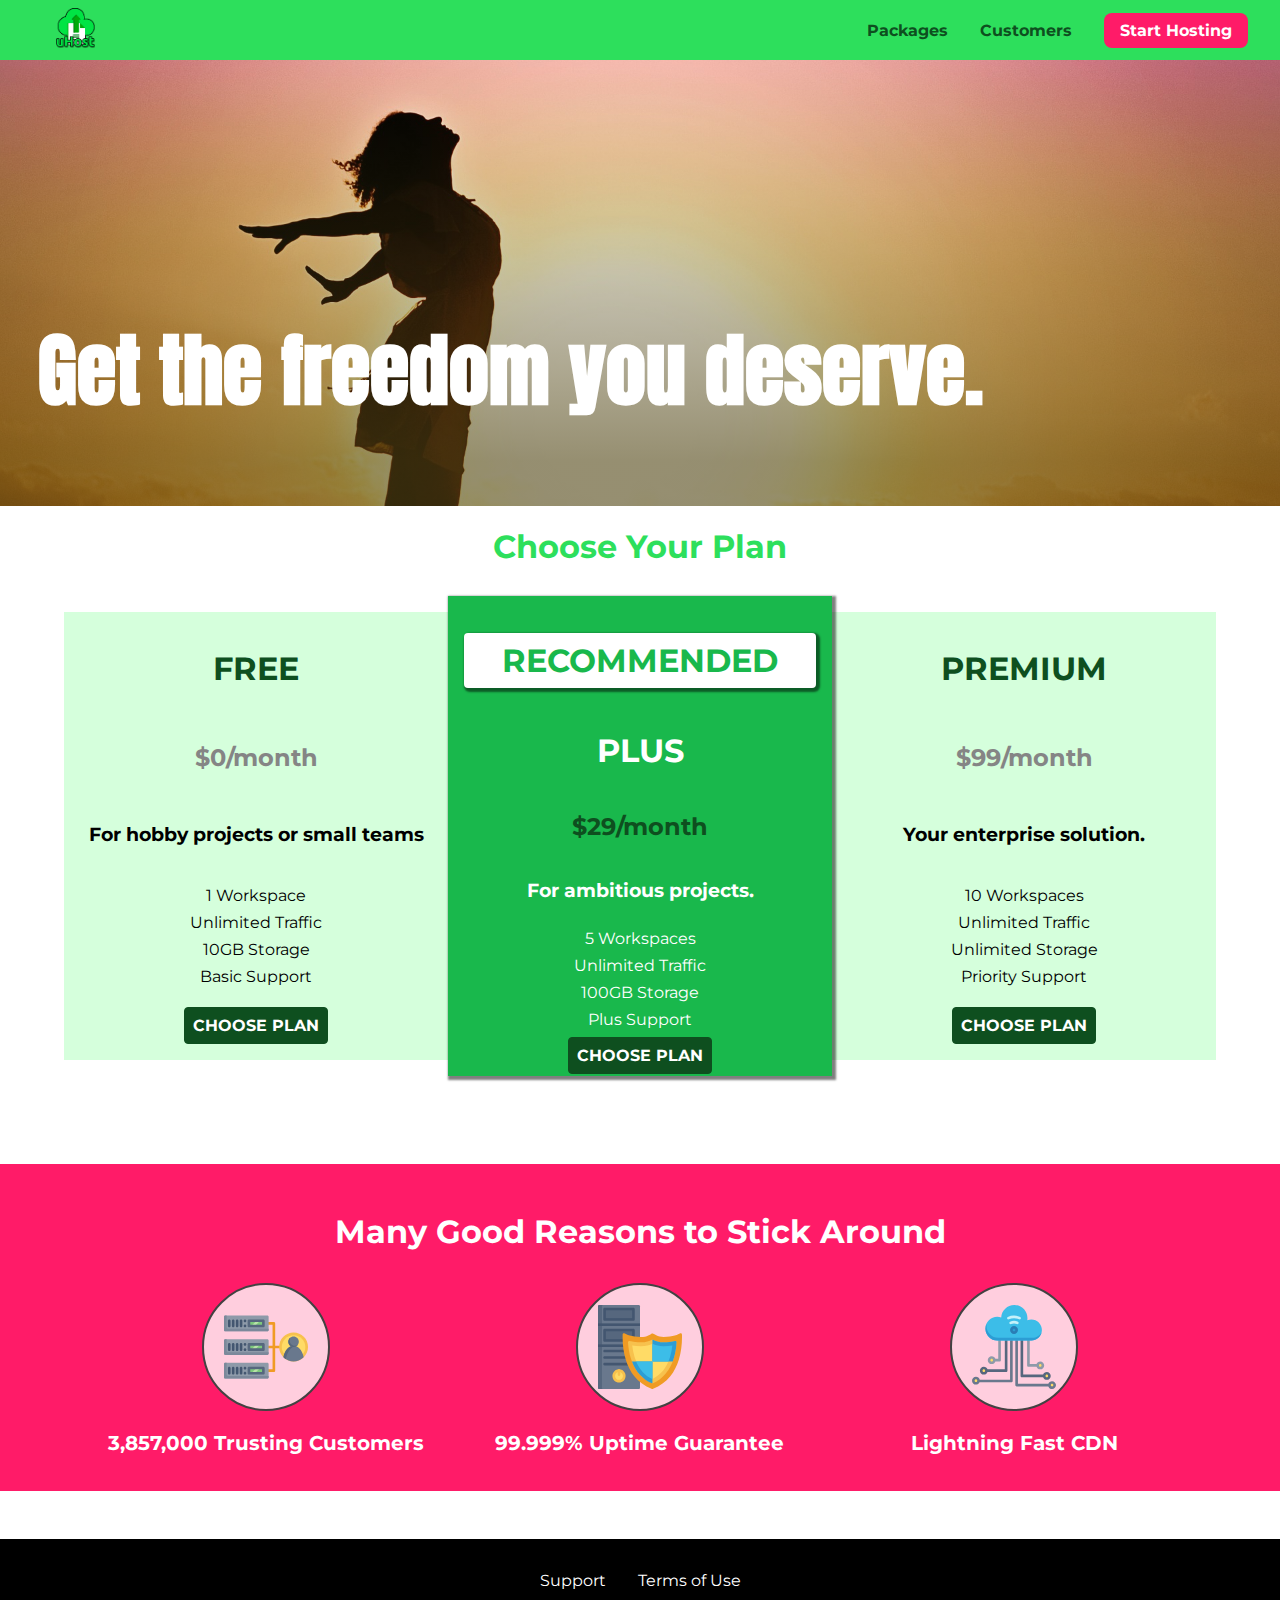
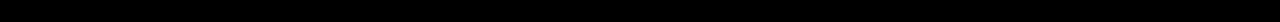
<file: index.html>
<!DOCTYPE html>
<html lang="en">

<head>
    <meta charset="UTF-8">
    <meta http-equiv="X-UA-Compatible" content="ie=edge">
    <meta name="viewport" content="width=device-width, initial-scale=1.0">
    <title>uHost</title>
    <link rel="shortcut icon" href="favicon.png">
    <link rel="preconnect" href="https://fonts.gstatic.com" crossorigin>
    <link rel="stylesheet" href="shared.css" >
    <link rel="stylesheet" href="main.css" >
</head>

<body>
    <header class="main-header">
        <div>
            <button class="toggle-button">
                <span class="toggle-button__bar"></span>
                <span class="toggle-button__bar"></span>
                <span class="toggle-button__bar"></span>
            </button>
            <a href="index.html" class="main-header__brand">
                <img src="images/uhost-icon.png" alt="uHost - Your favorite hosting company" />
            </a>
        </div>
        <nav class="main-nav">
            <ul class="main-nav__items">
                <li class="main-nav__item">
                    <a href="packages/index.html">Packages</a>
                </li>
                <li class="main-nav__item">
                    <a href="customers/index.html">Customers</a>
                </li>
                <li class="main-nav__item main-nav__item--cta">
                    <a href="start-hosting/index.html">Start Hosting</a>
                </li>
            </ul>
        </nav>
    </header>
    <nav class="mobile-nav">
        <ul class="mobile-nav__items">
            <li class="mobile-nav__item">
                <a href="packages/index.html">Packages</a>
            </li>
            <li class="mobile-nav__item">
                <a href="customers/index.html">Customers</a>
            </li>
            <li class="mobile-nav__item mobile-nav__item--cta">
                <a href="start-hosting/index.html">Start Hosting</a>
            </li>
        </ul>
    </nav>
    <main>
        <div class="backdrop"></div>
        <div class="modal">
            <h1 class="modal__title">Do you want to continue?</h1>
            <div class="modal__actions">
                <a href="start-hosting/index.html" class="modal__action">Yes!</a>
                <button class="modal__action modal__action--negative" type="button">No!</button>
            </div>
        </div>
        <section id="product-overview">
            <h1>Get the freedom you deserve.</h1>
        </section>
        <section id="plans">
            <h1 class="section-title">Choose Your Plan</h1>
            <div class="plan__list">
                <article class="plan">
                    <h1 class="plan__title">FREE</h1>
                    <h2 class="plan__price">$0/month</h2>
                    <h3>For hobby projects or small teams</h3>
                    <ul class="plan__features">
                        <li class="plan__feature">1 Workspace</li>
                        <li class="plan__feature">Unlimited Traffic</li>
                        <li class="plan__feature">10GB Storage</li>
                        <li class="plan__feature">Basic Support</li>
                    </ul>
                    <div>
                        <button class="button">CHOOSE PLAN</button>
                    </div>
                </article>
                <article class="plan plan--highlighted">
                    <h1 class="plan__annotation">RECOMMENDED</h1>
                    <h1 class="plan__title">PLUS</h1>
                    <h2 class="plan__price">$29/month</h2>
                    <h3>For ambitious projects.</h3>
                    <ul class="plan__features">
                        <li class="plan__feature">5 Workspaces</li>
                        <li class="plan__feature">Unlimited Traffic</li>
                        <li class="plan__feature">100GB Storage</li>
                        <li class="plan__feature">Plus Support</li>
                    </ul>
                    <div>
                        <button class="button">CHOOSE PLAN</button>
                    </div>
                </article>
                <article class="plan">
                    <h1 class="plan__title">PREMIUM</h1>
                    <h2 class="plan__price">$99/month</h2>
                    <h3>Your enterprise solution.</h3>
                    <ul class="plan__features">
                        <li class="plan__feature">10 Workspaces</li>
                        <li class="plan__feature">Unlimited Traffic</li>
                        <li class="plan__feature">Unlimited Storage</li>
                        <li class="plan__feature">Priority Support</li>
                    </ul>
                    <div>
                        <button class="button">CHOOSE PLAN</button>
                    </div>
                </article>
            </div>
        </section>
        <section id="key-features">
            <h1 class="section-title">Many Good Reasons to Stick Around</h1>
            <ul class="key-features__list">
                <li class="key-feature">
                    <div class="key-feature__image">
                        <svg viewBox="0 0 512 512">
                            <path style="fill:#F09B24;" d="M344,248h-32V112c0-4.418-3.582-8-8-8h-40c-4.418,0-8,3.582-8,8s3.582,8,8,8h32v128h-32  c-4.418,0-8,3.582-8,8s3.582,8,8,8h32v128h-32c-4.418,0-8,3.582-8,8s3.582,8,8,8h40c4.418,0,8-3.582,8-8V264h32c4.418,0,8-3.582,8-8  S348.418,248,344,248z"
                            />
                            <path style="fill:#8E9AA9;" d="M264,64H8c-4.418,0-8,3.582-8,8v80c0,4.418,3.582,8,8,8h256c4.418,0,8-3.582,8-8V72  C272,67.582,268.418,64,264,64z"
                            />
                            <path style="fill:#7C899B;" d="M24,144c-4.418,0-8-3.582-8-8V64H8c-4.418,0-8,3.582-8,8v80c0,4.418,3.582,8,8,8h256  c4.418,0,8-3.582,8-8v-8H24z"
                            />
                            <rect x="152" y="96" style="fill:#B8E3A8;" width="88" height="32" />
                            <g>
                                <polygon style="fill:#7EC97D;" points="152,96 152,128 166,128 198,96  " />
                                <polygon style="fill:#7EC97D;" points="220,96 188,128 240,128 240,96  " />
                            </g>
                            <path style="fill:#56677E;" d="M240,136h-88c-4.418,0-8-3.582-8-8V96c0-4.418,3.582-8,8-8h88c4.418,0,8,3.582,8,8v32  C248,132.418,244.418,136,240,136z M160,120h72v-16h-72V120z"
                            />
                            <g>
                                <path style="fill:#435670;" d="M32,136c-4.418,0-8-3.582-8-8V96c0-4.418,3.582-8,8-8s8,3.582,8,8v32C40,132.418,36.418,136,32,136z   "
                                />
                                <path style="fill:#435670;" d="M56,136c-4.418,0-8-3.582-8-8V96c0-4.418,3.582-8,8-8s8,3.582,8,8v32C64,132.418,60.418,136,56,136z   "
                                />
                                <path style="fill:#435670;" d="M80,136c-4.418,0-8-3.582-8-8V96c0-4.418,3.582-8,8-8s8,3.582,8,8v32C88,132.418,84.418,136,80,136z   "
                                />
                                <path style="fill:#435670;" d="M104,136c-4.418,0-8-3.582-8-8V96c0-4.418,3.582-8,8-8s8,3.582,8,8v32   C112,132.418,108.418,136,104,136z"
                                />
                                <path style="fill:#435670;" d="M128,105c-4.418,0-8-3.582-8-8v-1c0-4.418,3.582-8,8-8s8,3.582,8,8v1   C136,101.418,132.418,105,128,105z"
                                />
                                <path style="fill:#435670;" d="M128,136c-4.418,0-8-3.582-8-8v-1c0-4.418,3.582-8,8-8s8,3.582,8,8v1   C136,132.418,132.418,136,128,136z"
                                />
                            </g>
                            <path style="fill:#8E9AA9;" d="M264,208H8c-4.418,0-8,3.582-8,8v80c0,4.418,3.582,8,8,8h256c4.418,0,8-3.582,8-8v-80  C272,211.582,268.418,208,264,208z"
                            />
                            <path style="fill:#7C899B;" d="M24,288c-4.418,0-8-3.582-8-8v-72H8c-4.418,0-8,3.582-8,8v80c0,4.418,3.582,8,8,8h256  c4.418,0,8-3.582,8-8v-8H24z"
                            />
                            <rect x="152" y="240" style="fill:#B8E3A8;" width="88" height="32" />
                            <g>
                                <polygon style="fill:#7EC97D;" points="152,240 152,272 166,272 198,240  " />
                                <polygon style="fill:#7EC97D;" points="220,240 188,272 240,272 240,240  " />
                            </g>
                            <path style="fill:#56677E;" d="M240,280h-88c-4.418,0-8-3.582-8-8v-32c0-4.418,3.582-8,8-8h88c4.418,0,8,3.582,8,8v32  C248,276.418,244.418,280,240,280z M160,264h72v-16h-72V264z"
                            />
                            <g>
                                <path style="fill:#435670;" d="M32,280c-4.418,0-8-3.582-8-8v-32c0-4.418,3.582-8,8-8s8,3.582,8,8v32C40,276.418,36.418,280,32,280   z"
                                />
                                <path style="fill:#435670;" d="M56,280c-4.418,0-8-3.582-8-8v-32c0-4.418,3.582-8,8-8s8,3.582,8,8v32C64,276.418,60.418,280,56,280   z"
                                />
                                <path style="fill:#435670;" d="M80,280c-4.418,0-8-3.582-8-8v-32c0-4.418,3.582-8,8-8s8,3.582,8,8v32C88,276.418,84.418,280,80,280   z"
                                />
                                <path style="fill:#435670;" d="M104,280c-4.418,0-8-3.582-8-8v-32c0-4.418,3.582-8,8-8s8,3.582,8,8v32   C112,276.418,108.418,280,104,280z"
                                />
                                <path style="fill:#435670;" d="M128,249c-4.418,0-8-3.582-8-8v-1c0-4.418,3.582-8,8-8s8,3.582,8,8v1   C136,245.418,132.418,249,128,249z"
                                />
                                <path style="fill:#435670;" d="M128,280c-4.418,0-8-3.582-8-8v-1c0-4.418,3.582-8,8-8s8,3.582,8,8v1   C136,276.418,132.418,280,128,280z"
                                />
                            </g>
                            <path style="fill:#8E9AA9;" d="M264,352H8c-4.418,0-8,3.582-8,8v80c0,4.418,3.582,8,8,8h256c4.418,0,8-3.582,8-8v-80  C272,355.582,268.418,352,264,352z"
                            />
                            <path style="fill:#7C899B;" d="M24,432c-4.418,0-8-3.582-8-8v-72H8c-4.418,0-8,3.582-8,8v80c0,4.418,3.582,8,8,8h256  c4.418,0,8-3.582,8-8v-8H24z"
                            />
                            <rect x="152" y="384" style="fill:#B8E3A8;" width="88" height="32" />
                            <g>
                                <polygon style="fill:#7EC97D;" points="152,384 152,416 166,416 198,384  " />
                                <polygon style="fill:#7EC97D;" points="220,384 188,416 240,416 240,384  " />
                            </g>
                            <path style="fill:#56677E;" d="M240,424h-88c-4.418,0-8-3.582-8-8v-32c0-4.418,3.582-8,8-8h88c4.418,0,8,3.582,8,8v32  C248,420.418,244.418,424,240,424z M160,408h72v-16h-72V408z"
                            />
                            <g>
                                <path style="fill:#435670;" d="M32,424c-4.418,0-8-3.582-8-8v-32c0-4.418,3.582-8,8-8s8,3.582,8,8v32C40,420.418,36.418,424,32,424   z"
                                />
                                <path style="fill:#435670;" d="M56,424c-4.418,0-8-3.582-8-8v-32c0-4.418,3.582-8,8-8s8,3.582,8,8v32C64,420.418,60.418,424,56,424   z"
                                />
                                <path style="fill:#435670;" d="M80,424c-4.418,0-8-3.582-8-8v-32c0-4.418,3.582-8,8-8s8,3.582,8,8v32C88,420.418,84.418,424,80,424   z"
                                />
                                <path style="fill:#435670;" d="M104,424c-4.418,0-8-3.582-8-8v-32c0-4.418,3.582-8,8-8s8,3.582,8,8v32   C112,420.418,108.418,424,104,424z"
                                />
                                <path style="fill:#435670;" d="M128,393c-4.418,0-8-3.582-8-8v-1c0-4.418,3.582-8,8-8s8,3.582,8,8v1   C136,389.418,132.418,393,128,393z"
                                />
                                <path style="fill:#435670;" d="M128,424c-4.418,0-8-3.582-8-8v-1c0-4.418,3.582-8,8-8s8,3.582,8,8v1   C136,420.418,132.418,424,128,424z"
                                />
                            </g>
                            <path style="fill:#F7C14D;" d="M424,168c-48.523,0-88,39.477-88,88s39.477,88,88,88s88-39.477,88-88S472.523,168,424,168z" />
                            <path style="fill:#FFDB66;" d="M424,184c-39.701,0-72,32.299-72,72s32.299,72,72,72s72-32.299,72-72S463.701,184,424,184z" />
                            <path style="fill:#69788D;" d="M484.893,314.16C476.393,274.588,451.922,248,424,248s-52.393,26.588-60.893,66.16  c-0.605,2.82,0.354,5.749,2.511,7.664C381.731,336.124,402.465,344,424,344s42.269-7.876,58.381-22.176  C484.539,319.909,485.498,316.98,484.893,314.16z"
                            />
                            <path style="fill:#56677E;" d="M434.053,249.171C430.768,248.403,427.411,248,424,248c-27.922,0-52.393,26.588-60.893,66.16  c-0.605,2.82,0.354,5.749,2.511,7.664c3.383,3.002,6.979,5.703,10.734,8.125C384.904,286.243,407.373,255.378,434.053,249.171z"
                            />
                            <path style="fill:#69788D;" d="M424,192c-17.645,0-32,14.355-32,32s14.355,32,32,32s32-14.355,32-32S441.645,192,424,192z" />
                            <path style="fill:#56677E;" d="M432,248c-17.645,0-32-14.355-32-32c0-6.783,2.128-13.076,5.742-18.258  C397.444,203.53,392,213.138,392,224c0,17.645,14.355,32,32,32c10.862,0,20.471-5.444,26.258-13.742  C445.076,245.872,438.783,248,432,248z"
                            />

                        </svg>
                      </div>
                    <p class="key-feature__description">3,857,000 Trusting Customers</p>
                </li>
                <li class="key-feature">
                    <div class="key-feature__image">
                        <svg viewBox="0 0 512 512">
                            <path style="fill:#69788D;" d="M248,0H8C3.582,0,0,3.582,0,8v496c0,4.418,3.582,8,8,8h240c4.418,0,8-3.582,8-8V8  C256,3.582,252.418,0,248,0z"
                            />
                            <path style="fill:#56677E;" d="M24,504V8c0-4.418,3.582-8,8-8H8C3.582,0,0,3.582,0,8v496c0,4.418,3.582,8,8,8h24  C27.582,512,24,508.418,24,504z"
                            />
                            <g>
                                <rect x="0" y="112" style="fill:#435670;" width="256" height="16" />
                                <rect x="0" y="240" style="fill:#435670;" width="256" height="16" />
                            </g>
                            <path style="fill:#F7C14D;" d="M128,392c-22.056,0-40,17.944-40,40s17.944,40,40,40s40-17.944,40-40S150.056,392,128,392z" />
                            <path style="fill:#FFDB66;" d="M128,408c-13.233,0-24,10.767-24,24s10.767,24,24,24s24-10.767,24-24S141.233,408,128,408z" />
                            <path style="fill:#F7C14D;" d="M128,392c-2.739,0-5.414,0.278-8,0.805V424c0,4.418,3.582,8,8,8c4.418,0,8-3.582,8-8v-31.195  C133.414,392.278,130.739,392,128,392z"
                            />
                            <g>
                                <path style="fill:#435670;" d="M216,288H40c-4.418,0-8-3.582-8-8s3.582-8,8-8h176c4.418,0,8,3.582,8,8S220.418,288,216,288z"
                                />
                                <path style="fill:#435670;" d="M216,328H40c-4.418,0-8-3.582-8-8s3.582-8,8-8h176c4.418,0,8,3.582,8,8S220.418,328,216,328z"
                                />
                                <path style="fill:#435670;" d="M216,368H40c-4.418,0-8-3.582-8-8s3.582-8,8-8h176c4.418,0,8,3.582,8,8S220.418,368,216,368z"
                                />
                                <path style="fill:#435670;" d="M216,16H40c-4.418,0-8,3.582-8,8v64c0,4.418,3.582,8,8,8h176c4.418,0,8-3.582,8-8V24   C224,19.582,220.418,16,216,16z"
                                />
                            </g>
                            <rect x="48" y="32" style="fill:#56677E;" width="160" height="48" />
                            <path style="fill:#435670;" d="M216,144H40c-4.418,0-8,3.582-8,8v64c0,4.418,3.582,8,8,8h176c4.418,0,8-3.582,8-8v-64  C224,147.582,220.418,144,216,144z"
                            />
                            <rect x="48" y="160" style="fill:#56677E;" width="160" height="48" />
                            <path style="fill:#F09B24;" d="M511.747,180.237c-0.194-6.537-8.107-10.107-13.135-5.894c-5.6,4.693-42.904,21.282-98.514,21.282  c-33.45,0-64.625-20.999-64.929-21.206c-2.9-1.991-6.764-1.85-9.512,0.346c-2.677,2.135-27.201,20.86-63.793,20.86  c-55.607,0-92.914-16.589-98.515-21.282c-5.028-4.211-12.941-0.645-13.135,5.894c-1.634,54.834,4.655,105.941,18.693,151.903  c12.096,39.604,29.759,74.047,52.497,102.373c27.538,34.304,62.743,59.882,104.66,76.045c3.069,1.918,6.757,1.921,9.83,0  c41.917-16.163,77.122-41.741,104.66-76.045c22.738-28.326,40.401-62.77,52.497-102.373  C507.092,286.179,513.381,235.071,511.747,180.237z"
                            />
                            <path style="fill:#F7C14D;" d="M476.21,221.226c-1.953-1.631-4.568-2.235-7.036-1.628c-21.686,5.327-44.926,8.028-69.075,8.028  c-25.926,0-49.633-8.975-64.955-16.504c-2.307-1.134-5.016-1.091-7.284,0.116c-14.059,7.477-36.919,16.388-65.994,16.388  c-24.153,0-47.394-2.701-69.075-8.028c-5.155-1.268-10.221,2.966-9.894,8.261c2.077,33.693,7.668,65.635,16.616,94.935  c22.774,74.565,66.139,126.334,128.888,153.868c2.032,0.891,4.397,0.891,6.43,0c61.777-27.107,104.716-78.876,127.62-153.868  c8.948-29.3,14.539-61.241,16.616-94.935C479.224,225.319,478.163,222.856,476.21,221.226z"
                            />
                            <path style="fill:#FFDB66;" d="M331.609,451.727c-52.604-25.289-89.304-70.987-109.144-135.944  c-6.532-21.39-11.162-44.336-13.82-68.447c17.133,2.852,34.952,4.291,53.22,4.291c29.394,0,53.376-7.793,69.978-15.561  c17.44,7.736,41.656,15.561,68.256,15.561c18.267,0,36.085-1.439,53.219-4.291c-2.659,24.112-7.288,47.06-13.82,68.448  C419.545,381.108,383.27,426.805,331.609,451.727z"
                            />
                            <g>
                                <path style="fill:#2C9DD4;" d="M479.066,227.858c0.157-2.539-0.903-5.002-2.856-6.633s-4.568-2.235-7.036-1.628   c-21.686,5.327-44.926,8.028-69.075,8.028c-25.926,0-49.633-8.975-64.955-16.504c-1.057-0.52-2.2-0.78-3.345-0.806l-0.072,133.351   h123.601c2.556-6.746,4.933-13.702,7.123-20.874C471.398,293.493,476.989,261.552,479.066,227.858z"
                                />
                                <path style="fill:#2C9DD4;" d="M206.658,343.667c24.153,63.42,65.028,108.108,121.743,132.995c1.031,0.452,2.147,0.673,3.263,0.666   l0.063-133.661H206.658z"
                                />
                            </g>
                            <g>
                                <path style="fill:#3CBDE8;" d="M439.497,315.783c6.532-21.389,11.161-44.336,13.82-68.448c-17.134,2.852-34.952,4.291-53.219,4.291   c-26.6,0-50.815-7.824-68.256-15.561l-0.116,107.601h97.758C433.179,334.807,436.524,325.518,439.497,315.783z"
                                />
                                <path style="fill:#3CBDE8;" d="M232.523,343.667c21.144,50.298,54.363,86.56,99.087,108.06l0.117-108.06H232.523z" />
                            </g>
                        </svg>                    </div>
                    <p class="key-feature__description">99.999% Uptime Guarantee</p>
                </li>
                <li class="key-feature">
                    <div class="key-feature__image">
                        <svg viewBox="0 0 512 512">
                            <path style="fill:#8E9AA9;" d="M168,200c-4.418,0-8,3.582-8,8v120h-17.376c-3.302-9.311-12.194-16-22.624-16  c-13.234,0-24,10.767-24,24s10.766,24,24,24c10.429,0,19.321-6.689,22.624-16H168c4.418,0,8-3.582,8-8V208  C176,203.582,172.418,200,168,200z"
                            />
                            <path style="fill:#FFDB66;" d="M120,328c-4.411,0-8,3.589-8,8s3.589,8,8,8s8-3.589,8-8S124.411,328,120,328z" />
                            <path style="fill:#56677E;" d="M208,200c-4.418,0-8,3.582-8,8v184H94.624C91.322,382.689,82.43,376,72,376  c-13.234,0-24,10.767-24,24s10.766,24,24,24c10.429,0,19.321-6.689,22.624-16H208c4.418,0,8-3.582,8-8V208  C216,203.582,212.418,200,208,200z"
                            />
                            <path style="fill:#FFDB66;" d="M72,392c-4.411,0-8,3.589-8,8s3.589,8,8,8s8-3.589,8-8S76.411,392,72,392z" />
                            <path style="fill:#69788D;" d="M240,208c-4.418,0-8,3.582-8,8v239H47.24c-2.671-10.34-12.078-18-23.24-18c-13.234,0-24,10.767-24,24  s10.766,24,24,24c9.666,0,18.009-5.747,21.809-14H240c4.418,0,8-3.582,8-8V216C248,211.582,244.418,208,240,208z"
                            />
                            <path style="fill:#FFDB66;" d="M24,453c-4.411,0-8,3.589-8,8s3.589,8,8,8s8-3.589,8-8S28.411,453,24,453z" />
                            <path style="fill:#69788D;" d="M488,464c-10.429,0-19.321,6.689-22.624,16H280V208c0-4.418-3.582-8-8-8s-8,3.582-8,8v280  c0,4.418,3.582,8,8,8h193.376c3.302,9.311,12.194,16,22.624,16c13.234,0,24-10.767,24-24S501.234,464,488,464z"
                            />
                            <path style="fill:#FFDB66;" d="M488,480c-4.411,0-8,3.589-8,8s3.589,8,8,8s8-3.589,8-8S492.411,480,488,480z" />
                            <path style="fill:#56677E;" d="M456,408c-10.429,0-19.321,6.689-22.624,16H312V208c0-4.418-3.582-8-8-8s-8,3.582-8,8v224  c0,4.418,3.582,8,8,8h129.376c3.302,9.311,12.194,16,22.624,16c13.234,0,24-10.767,24-24S469.234,408,456,408z"
                            />
                            <path style="fill:#FFDB66;" d="M456,424c-4.411,0-8,3.589-8,8s3.589,8,8,8s8-3.589,8-8S460.411,424,456,424z" />
                            <path style="fill:#8E9AA9;" d="M416,344c-10.429,0-19.321,6.689-22.624,16H352V208c0-4.418-3.582-8-8-8s-8,3.582-8,8v160  c0,4.418,3.582,8,8,8h49.376c3.302,9.311,12.194,16,22.624,16c13.234,0,24-10.767,24-24S429.234,344,416,344z"
                            />
                            <path style="fill:#FFDB66;" d="M416,360c-4.411,0-8,3.589-8,8s3.589,8,8,8s8-3.589,8-8S420.411,360,416,360z" />
                            <path style="fill:#3CBDE8;" d="M362,88c-8.741,0-17.231,1.751-25.06,5.085C337.646,88.797,338,84.43,338,80  c0-44.112-35.888-80-80-80c-42.823,0-77.895,33.816-79.909,76.149C170.393,73.415,162.244,72,154,72c-39.701,0-72,32.299-72,72  s32.299,72,72,72h208c35.29,0,64-28.71,64-64S397.29,88,362,88z"
                            />
                            <path style="fill:#2C9DD4;" d="M368,200H160c-39.701,0-72-32.299-72-72c0-5.863,0.721-11.559,2.05-17.019  C84.918,120.88,82,132.102,82,144c0,39.701,32.299,72,72,72h208c30.389,0,55.88-21.296,62.379-49.743  C413.565,186.327,392.352,200,368,200z"
                            />
                            <path style="fill:#2A7DB5;" d="M256,128c-13.234,0-24,10.767-24,24s10.766,24,24,24c13.233,0,24-10.767,24-24S269.233,128,256,128z"
                            />
                            <path style="fill:#2C9DD4;" d="M256,144c-4.411,0-8,3.589-8,8s3.589,8,8,8c4.411,0,8-3.589,8-8S260.411,144,256,144z" />
                            <g>
                                <path style="fill:#C5F1FA;" d="M221.755,87.695c-2.994,0-5.864-1.688-7.233-4.572c-1.894-3.991-0.194-8.763,3.798-10.657   C230.157,66.849,242.834,64,256,64c13.166,0,25.844,2.849,37.68,8.466c3.992,1.895,5.692,6.666,3.798,10.657   s-6.666,5.692-10.657,3.798C277.144,82.328,266.774,80,256,80c-10.774,0-21.144,2.328-30.821,6.921   C224.072,87.446,222.904,87.695,221.755,87.695z"
                                />
                                <path style="fill:#C5F1FA;" d="M276.545,116.618c-1.148,0-2.316-0.249-3.424-0.774C267.745,113.293,261.985,112,256,112   c-5.985,0-11.745,1.293-17.121,3.844c-3.991,1.895-8.763,0.192-10.657-3.798c-1.894-3.992-0.193-8.764,3.798-10.657   C239.557,97.813,247.625,96,256,96c8.376,0,16.444,1.813,23.98,5.389c3.991,1.894,5.692,6.665,3.798,10.657   C282.41,114.93,279.539,116.618,276.545,116.618z"
                                />
                            </g>

                        </svg>                    </div>
                    <p class="key-feature__description">Lightning Fast CDN</p>
                </li>
            </ul>
        </section>
    </main>
    <footer class="main-footer">
        <nav>
            <ul class="main-footer__links">
                <li class="main-footer__link">
                    <a href="#">Support</a>
                </li>
                <li class="main-footer__link">
                    <a href="#">Terms of Use</a>
                </li>
            </ul>
        </nav>
    </footer>
    <script src="shared.js"></script>
</body>

</html>
</file>
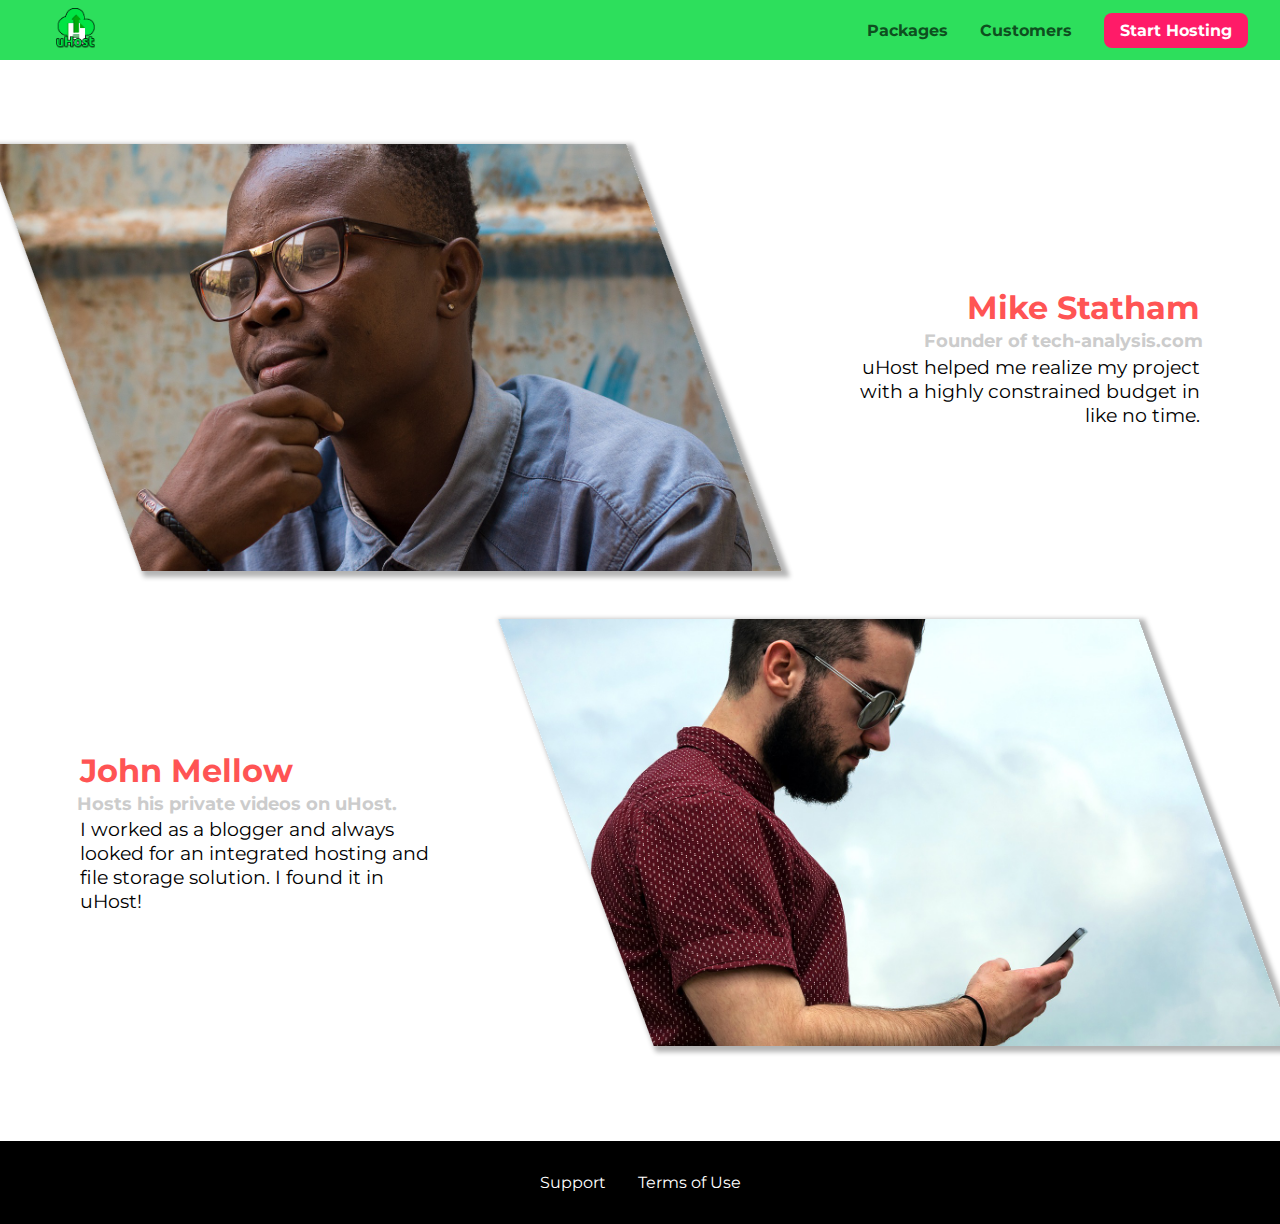
<file: customers/index.html>
<!DOCTYPE html>
<html lang="en">

<head>
    <meta charset="UTF-8">
    <meta name="viewport" content="width=device-width, initial-scale=1.0">
    <meta http-equiv="X-UA-Compatible" content="ie=edge">
    <title>uHost Customers</title>
    <link rel="shortcut icon" href="../favicon.png">
    <link rel="preconnect" href="https://fonts.gstatic.com" crossorigin>
    <link rel="stylesheet" href="../shared.css">
    <link rel="stylesheet" href="customers.css">
</head>

<body>
    <div class="backdrop"></div>
    <header class="main-header">
        <div>
            <button class="toggle-button">
                <span class="toggle-button__bar"></span>
                <span class="toggle-button__bar"></span>
                <span class="toggle-button__bar"></span>
            </button>
            <a href="../index.html" class="main-header__brand">
                <img src="../images/uhost-icon.png" alt="uHost - Your favorite hosting company" />
            </a>
        </div>
        <nav class="main-nav">
            <ul class="main-nav__items">
                <li class="main-nav__item">
                    <a href="../packages/index.html">Packages</a>
                </li>
                <li class="main-nav__item">
                    <a href="index.html">Customers</a>
                </li>
                <li class="main-nav__item main-nav__item--cta">
                    <a href="../start-hosting/index.html">Start Hosting</a>
                </li>
            </ul>
        </nav>
    </header>
    <nav class="mobile-nav">
        <ul class="mobile-nav__items">
            <li class="mobile-nav__item">
                <a href="../packages/index.html">Packages</a>
            </li>
            <li class="mobile-nav__item">
                <a href="index.html">Customers</a>
            </li>
            <li class="mobile-nav__item mobile-nav__item--cta">
                <a href="../start-hosting/index.html">Start Hosting</a>
            </li>
        </ul>
    </nav>
    <main>
        <div>
            <div class="testimonial" id="customer-1">
                <div class="testimonial__image-container">
                    <img src="../images/customer-1.jpg" alt="Mike Statham - Customer" class="testimonial__image">
                </div>
                <div class="testimonial__info">
                    <h1 class="testimonial__name">Mike Statham</h1>
                    <h2 class="testimonial__subtitle">Founder of
                        <a href="tech-analysis.com">tech-analysis.com</a>
                    </h2>
                    <p class="testimonial__text">uHost helped me realize my project with a highly constrained budget in like no time.</p>
                </div>
            </div>
            <div class="testimonial" id="customer-2">

                <div class="testimonial__info">
                    <h1 class="testimonial__name">John Mellow</h1>
                    <h2 class="testimonial__subtitle">Hosts his private videos on uHost.
                    </h2>
                    <p class="testimonial__text">I worked as a blogger and always looked for an integrated hosting and file storage solution. I found
                        it in uHost!
                    </p>
                </div>
                <div class="testimonial__image-container">
                    <img src="../images/customer-2.jpg" alt="John Mellow - Customer" class="testimonial__image">
                </div>
            </div>
        </div>
    </main>
    <footer class="main-footer">
        <nav>
            <ul class="main-footer__links">
                <li class="main-footer__link">
                    <a href="#">Support</a>
                </li>
                <li class="main-footer__link">
                    <a href="#">Terms of Use</a>
                </li>
            </ul>
        </nav>
    </footer>
    <script src="../shared.js"></script>
</body>

</html>
</file>
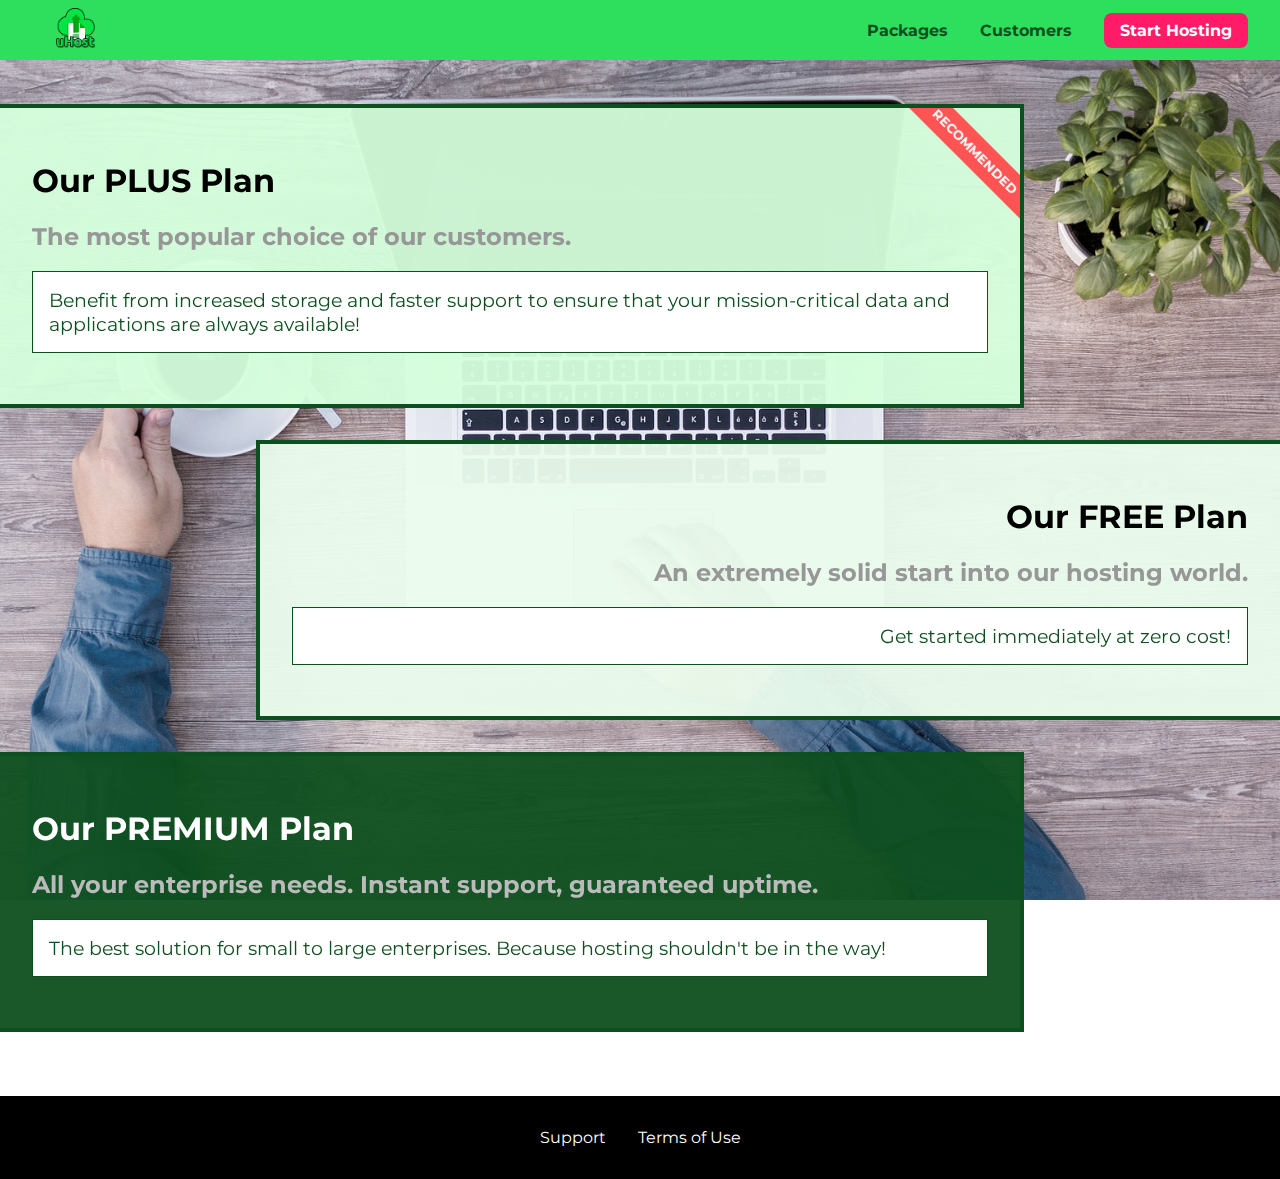
<file: packages/index.html>
<!DOCTYPE html>
<html lang="en">

<head>
    <meta charset="UTF-8">
    <meta http-equiv="X-UA-Compatible" content="ie=edge">
    <meta name="viewport" content="width=device-width, initial-scale=1.0">
    <title>uHost</title>
    <link rel="shortcut icon" href="../favicon.png">
    <link rel="preconnect" href="https://fonts.gstatic.com" crossorigin>
    <link rel="stylesheet" href="../shared.css" >
    <link rel="stylesheet" href="packages.css" >
</head>

<body>
    <div class="backdrop"></div>
    <div class="background"></div>
    <header class="main-header">
        <div>
            <button class="toggle-button">
                <span class="toggle-button__bar"></span>
                <span class="toggle-button__bar"></span>
                <span class="toggle-button__bar"></span>
            </button>
            <a href="../index.html" class="main-header__brand">
                <img src="../images/uhost-icon.png" alt="uHost - Your favorite hosting company" />
            </a>
        </div>
        <nav class="main-nav">
            <ul class="main-nav__items">
                <li class="main-nav__item">
                    <a href="index.html">Packages</a>
                </li>
                <li class="main-nav__item">
                    <a href="../customers/index.html">Customers</a>
                </li>
                <li class="main-nav__item main-nav__item--cta">
                    <a href="../start-hosting/index.html">Start Hosting</a>
                </li>
            </ul>
        </nav>
    </header>
    <nav class="mobile-nav">
        <ul class="mobile-nav__items">
            <li class="mobile-nav__item">
                <a href="index.html">Packages</a>
            </li>
            <li class="mobile-nav__item">
                <a href="../customers/index.html">Customers</a>
            </li>
            <li class="mobile-nav__item mobile-nav__item--cta">
                <a href="../start-hosting/index.html">Start Hosting</a>
            </li>
        </ul>
    </nav>
    <main>
        <section class="package-section plus-package-section package" id="plus">
            <a href="#" class="package-link">
                <h1 class="package-link__type package__title">Our PLUS Plan</h1>
                <h2 class="package__badge">RECOMMENDED</h2>
                <h2 class="package-link__short-description package__subtitle">The most popular choice of our customers.</h2>
                <p class="package-link__long-description package__info">Benefit from increased storage and faster support to ensure that your mission-critical data and applications are always available!</p>
            </a>
        </section>
        <section class="package-section free-package-section package" id="free">
            <a href="#" class="package-link">
                <h1 class="package-link__type package__title">Our FREE Plan</h1>
                <h2 class="package-link__short-description package__subtitle">An extremely solid start into our hosting world.</h2>
                <p class="package-link__long-description package__info">Get started immediately at zero cost!</p>
            </a>
        </section>
        <div class="clearfix"></div>
        <section class="package-section premium-package-section package" id="premium">
            <a href="#" class="package-link">
                <h1 class="package-link__type package__title">Our PREMIUM Plan</h1>
                <h2 class="package-link__short-description package__subtitle">All your enterprise needs. Instant support, guaranteed uptime.</h2>
                <p class="package-link__long-description package__info">The best solution for small to large enterprises. Because hosting shouldn't be in the way!</p>
            </a>
        </section>
    </main>
    <footer class="main-footer">
        <nav>
            <ul class="main-footer__links">
                <li class="main-footer__link">
                    <a href="#">Support</a>
                </li>
                <li class="main-footer__link">
                    <a href="#">Terms of Use</a>
                </li>
            </ul>
        </nav>
    </footer>
    <script src="../shared.js"></script>
</body>

</html>
</file>
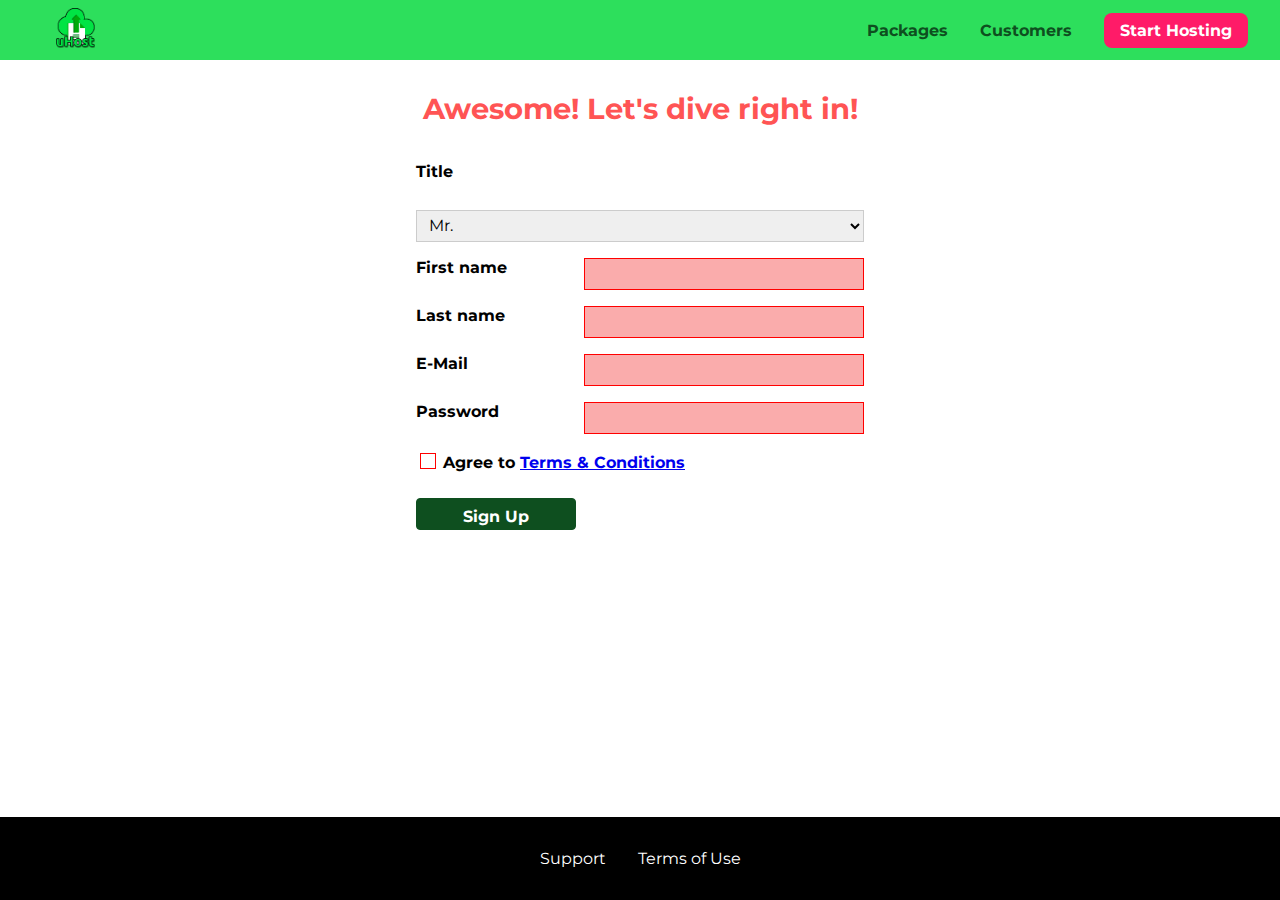
<file: start-hosting/index.html>
<!DOCTYPE html>
<html lang="en">

<head>
    <meta charset="UTF-8">
    <meta name="viewport" content="width=device-width, initial-scale=1.0">
    <meta http-equiv="X-UA-Compatible" content="ie=edge">
    <title>uHost Signup</title>
    <link rel="shortcut icon" href="../favicon.png">
    <link rel="preconnect" href="https://fonts.gstatic.com" crossorigin>
    <link rel="stylesheet" href="../shared.css">
    <link rel="stylesheet" href="start-hosting.css">
</head>

<body>
    <div class="backdrop"></div>
    <header class="main-header">
        <div>
            <button class="toggle-button">
                <span class="toggle-button__bar"></span>
                <span class="toggle-button__bar"></span>
                <span class="toggle-button__bar"></span>
            </button>
            <a href="../index.html" class="main-header__brand">
                <img src="../images/uhost-icon.png" alt="uHost - Your favorite hosting company">
            </a>
        </div>
        <nav class="main-nav">
            <ul class="main-nav__items">
                <li class="main-nav__item">
                    <a href="../packages/index.html">Packages</a>
                </li>
                <li class="main-nav__item">
                    <a href="../customers/index.html">Customers</a>
                </li>
                <li class="main-nav__item main-nav__item--cta">
                    <a href="index.html">Start Hosting</a>
                </li>
            </ul>
        </nav>
    </header>
    <nav class="mobile-nav">
        <ul class="mobile-nav__items">
            <li class="mobile-nav__item">
                <a href="../packages/index.html">Packages</a>
            </li>
            <li class="mobile-nav__item">
                <a href="../customers/index.html">Customers</a>
            </li>
            <li class="mobile-nav__item mobile-nav__item--cta">
                <a href="index.html">Start Hosting</a>
            </li>
        </ul>
    </nav>
    <main class="signup-page">
        <h1 class="signup-title">Awesome! Let's dive right in!</h1>
        <form action="index.html" class="signup-form">
            <label for="title">Title</label>
            <select id="title" required>
                <option value="mr">Mr.</option>
                <option value="ms">Ms.</option>
            </select>
            <label for="first-name">First name</label>
            <input type="text" id="first-name" required>
            <label for="last-name">Last name</label>
            <input type="text" id="last-name" required>
            <label for="email">E-Mail</label>
            <input type="email" id="email" required>
            <label for="password">Password</label>
            <input type="password" id="password" required>
            <div class="signup-form__checkbox">
                <input type="checkbox" id="agree-terms" required>
                <label for="agree-terms">Agree to
                    <a href="#">Terms &amp; Conditions</a>
                </label>
            </div>
            <button type="submit" class="button">Sign Up</button>
        </form>
    </main>
    <footer class="main-footer">
        <nav>
            <ul class="main-footer__links">
                <li class="main-footer__link">
                    <a href="#">Support</a>
                </li>
                <li class="main-footer__link">
                    <a href="#">Terms of Use</a>
                </li>
            </ul>
        </nav>
    </footer>
    <script src="../shared.js"></script>
</body>

</html>
</file>
<file: shared.css>
@import url('https://fonts.googleapis.com/css?family=Roboto:100,400,900');
@import url('https://fonts.googleapis.com/css?family=Anton');
@import url('https://fonts.googleapis.com/css?family=Montserrat:400,700');

:root {
    --dark-green: #0e4f1f;
    --highlight-color: #ff1b68;
}

* {
    box-sizing: border-box;
}

html {
    height: 100%;
}

body {
    font-family: 'Montserrat', sans-serif;
    margin: 0;
    padding-top: 3.5rem;
}

@supports (display: grid) {
    body {
        display: grid;
        grid-template-rows: 3.5rem auto fit-content(8rem);
        grid-template-areas: "header"
                             "main"
                             "footer";
        padding-top: 0;
        height: 100%;
    }    
}

main {
    /* grid-row: 2 / 3; */
    grid-area: main;
}

.backdrop {
    display: none;
    position: fixed;
    opacity: 0;
    top: 0;
    left: 0;
    z-index: 100;
    width: 100vw;
    height: 100vh;
    background: rgba(0,0,0,0.5);
    transition: opacity 0.2s linear;
}

.main-header {
    width: 100%;
    position: fixed;
    top: 0;
    left: 0;
    background-color: #2ddf5c;
    padding: 0.5rem 1rem;
    z-index: 60;
    display: -webkit-box;
    display: -ms-flexbox;
    display: -webkit-flex;
    display: flex;
    align-items: center;
    justify-content: space-between;
}

.toggle-button {
    width: 3rem;
    background: transparent;
    border: none;
    cursor: pointer;
    padding-top: 0;
    padding-bottom: 0;
    vertical-align: middle;
}

.toggle-button:focus {
    outline: none;
}

.toggle-button__bar {
    width: 100%;
    height: 0.2rem;
    background: black;
    display: block;
    margin: 0.6rem 0;
}

.main-header__brand {
    color: var(--dark-green);
    text-decoration: none;
    font-weight: bold;
    /* width: 20px; */

    /* personal preference */
    padding-left: 1rem;
}

.main-header__brand img {
    /* height: 22px; */
    height: 2.5rem;
    /* width: 100%; */
}

.main-nav {
    display: none;
}

.main-nav__item a,
.mobile-nav__item a {
    text-decoration: none;
    color: var(--dark-green);
    font-weight: bold;
    padding-bottom: 0.25rem;
}

.main-nav__item a:hover,
.main-nav__item a:active {
    color: white;
    border-bottom: 0.25rem solid white;
}

.main-nav__item--cta {
    animation: wiggle 400ms 3s 8 ease-out none;
}

.main-nav__item--cta a,
.mobile-nav__item--cta a {
    color: white;
    background-color: var(--highlight-color);
    padding: 0.5rem 1rem;
    border-radius: 8px;
}

.main-nav__item--cta a:hover,
.main-nav__item--cta a:active,
.mobile-nav__item--cta a:hover,
.mobile-nav__item--cta a:active {
    color: var(--highlight-color);
    background: white;
    border: none;
}

.main-footer {
    background-color: black;
    padding: 2rem;
    margin-top: 3rem;
    /* grid-row: 3 / 4; */
    grid-area: footer;
}

.main-footer__links {
    list-style: none;
    margin: 0;
    padding: 0;
    display: flex;
    flex-direction: column;
    align-items: center;
}

.main-footer__link {
    margin: 0.5rem 0;
}

.main-footer__link a {
    color: white;
    text-decoration: none;
}

.main-footer__link a:hover,
.main-footer__link a:active {
    color: #ccc;
}

@media (min-width: 40rem) {
    .main-footer__link {
        margin: 0 1rem;
    }

    .main-footer__links {
        flex-direction: row;
        justify-content: center;
    }
}

.mobile-nav {
    transform: translateX(-100%);
    position: fixed;
    z-index: 101;
    top: 0;
    left: 0;
    background: white;
    width: 80%;
    height: 100vh;
    transition: transform 300ms ease-out;
}

.mobile-nav__items {
    width: 90%;
    height: 100%;
    list-style: none;
    margin: 0 auto;
    padding: 0;
    display: flex;
    flex-direction: column;
    justify-content: center;
    align-items: center;
}

.mobile-nav__item {
    margin: 1rem 0;
}

.mobile-nav__item a {
    font-size: 1.5rem;
}

.button {
    background: var(--dark-green, #0e4f1f);
    color: white;
    font: inherit;
    border: 1.5px solid var(--dark-green);
    padding: 0.5rem;
    border-radius: 0.25rem;
    font-weight: bold;
    cursor: pointer;
}

.button:hover,
.button:active {
    background-color: white;
    color: var(--dark-green);
}

.button:focus {
    outline: none;
}

.button[disabled] {
    cursor: not-allowed;
    border: #a1a1a1;
    background: #ccc;
    color: #a1a1a1;
}

.open {
    display: block !important;
    opacity: 1 !important;
    transform: translateY(0) !important;
}

@media (min-width: 40rem) {
    .toggle-button {
        display: none;
    }
    
    /* personal preference */
    .main-header__brand {
        padding-left: 2.5rem;
    }

    .main-nav {
        display: flex;
    }
    .main-nav__items {
        margin: 0;
        padding: 0;
        list-style: none;
        display: flex;
    }
    
    .main-nav__item {
        margin: 0 1rem;
    }
    
}

@keyframes wiggle {
    0% {
        transform: rotateZ(0deg);
    }
    50% {
        transform: rotateZ(-10deg);
    }
    100% {
        transform: rotateZ(10deg);
    }
}
</file>
<file: main.css>
#product-overview {
    /* background: url("images/freedom.jpg") left 10% bottom 20%/cover no-repeat border-box; */
    /* background-image: url("freedom.jpg");
    background-size: cover;
    background-position: left 10% bottom 20%; */
    /* background-repeat: no-repeat;
    background-origin: border-box;
    background-clip: border-box; */
    /* background-image: linear-gradient(65deg, red, blue, green, yellow, transparent); */
    /* background-image: radial-gradient(circle 150px at 20% 50%, red, black 35%); */
    background: linear-gradient(to top, rgba(80,68,18,0.6) 10%, transparent), 
                url("images/freedom.jpg") center/cover no-repeat border-box, 
                #ff1b68;
    width: 100vw;
    height: 33vh;
    /* padding: 0.625rem; */
    /* border: 5px dashed red; */
    position: relative;
}

#product-overview h1 {
    color: white;
    font-family: 'Anton', sans-serif;
    /* FROM EXERCISE
    position: relative;
    top: 85%;
    left: 5%; */
    position: absolute;
    bottom: 5%;
    left: 3%;
    font-size: 1.6rem;
}

@media (min-width: 40rem) and (min-height: 40rem) {
    #product-overview {
        height: 40vh;
        background-position: 50% 25%;
    }

    #product-overview h1 {
        font-size: 3rem;
    }
}

@media (min-width: 60rem) {
    #product-overview {
        height: 50vh;
        background-position: 50% 25%;
    }

    #product-overview h1 {
        font-size: 5rem;
    }
}

.section-title {
    color: #2ddf5c;
    text-align: center;
}

.plan {
    background-color: #d5ffdc;
    text-align: center;
    padding: 1rem;
    margin: 0.5rem 0;
    width: 100%;
}

.plan--highlighted {
    background: #19b84c;
    color: white;
    /* box-shadow: 2px 2px 2px 2px rgba(0, 0, 0, 0.5); */
}

.plan__annotation {
    background: white;
    color: #19b84c;
    padding: 8px;
    box-shadow: 2px 2px 2px 2px rgba(0, 0, 0, 0.5);
    border-radius: 4px;
}

.plan__title {
    color: #0e4f1f;
}

.plan__price {
    color: #858585;
}

.plan--highlighted .plan__title {
    color: white;
}

.plan--highlighted .plan__price {
    color: #0e4f1f;
}

.plan__features {
    list-style: none;
    margin: 0;
    padding: 0;
}

@media (min-width: 40rem), (orientation: landscape) {
    .plan__list {
        width: 100%;
        display: flex;
        flex-direction: row;
        justify-content: center;
        align-items: center;
    }

    .plan {
        width: 30%;
        min-width: 13rem;
        max-width: 25rem;
        display: flex;
        flex-direction: column;
        justify-content: space-between;
        height: 28rem;
        z-index: 1;
    }

    .plan--highlighted {
        box-shadow: 2px 2px 2px 2px rgba(0, 0, 0, 0.5);
        height: 30rem;
        z-index: 2;
    }
}

.plan__feature {
    margin: 8px 0;
}

#key-features {
    background: #ff1b68;
    margin-top: 5rem;
    padding: 1rem;
}

#key-features .section-title {
    color:  white;
    margin: 2rem;
}

.key-features__list  {
    list-style: none;
    margin: 0;
    padding: 0;
    text-align: center;
}

.key-feature__image {
    background: #ffcede;
    width: 128px;
    height: 128px;
    border: 2px solid #424242;
    border-radius: 50%;
    margin: auto;
    padding: 1.25rem;
}

.key-feature__description {
    font-weight: bold;
    color: white;
    text-align: center;
    font-size: 1.25rem;
}

@media (min-width: 40rem) {
    .key-feature {
        width: 30%;
        max-width: 25rem;
    }

    .key-features__list {
        display: flex;
        justify-content: center;
    }
}

.modal {
    position: fixed;
    opacity: 0;
    transform: translateY(-3rem);
    transition: opacity 0.2s ease-out, transform 500ms ease-out;
    z-index: 200;
    top: 20%;
    left: 30%;
    width: 40%;
    background: white;
    padding: 1rem;
    border: 1px solid #ccc;
    box-shadow: 1px 1px 1px rgba(0, 0, 0, 0.5);
}
  
.modal__title {
    text-align: center;
    margin: 0 0 1rem 0;
}
  
.modal__actions {
    text-align: center;
}
  
.modal__action {
    border: 1px solid #0e4f1f;
    background: #0e4f1f;
    text-decoration: none;
    color: white;
    font: inherit;
    padding: 0.5rem 1rem;
    cursor: pointer;
}
  
.modal__action:hover,
.modal__action:active {
    background: #2ddf5c;
    border-color: #2ddf5c;
}
  
.modal__action--negative {
    background: red;
    border-color: red;
}
  
.modal__action--negative:hover,
.modal__action--negative:active {
    background: #ff5454;
    border-color: #ff5454;
}
</file>
<file: customers/customers.css>
main {
    padding-top: 2.5rem;
}

.testimonial {
    font-size: 1.2rem;
    /* margin: 3rem 0; */
}

/* .testimonial-list {
    width: 80%;
    margin: auto;
} */

.testimonial__image-container {
    width: 60%;
    max-width: 40rem;
    /* display: inline-block; */
    /* vertical-align: middle; */
    box-shadow: 3px 3px 5px 3px rgba(0,0,0,0.3);
    transform: skewX(20deg);
    overflow: hidden;
}

#customer-1:hover .testimonial__image-container {
    animation: flip-customer 1s ease-out forwards;
}

.testimonial__image {
    width: 100%;
    vertical-align: top;
    transform: skewX(-20deg) scale(1.4);
}

.testimonial__info {
    text-align: right;
    padding: 0.8rem;
    /* display: inline-block; */
    /* vertical-align: middle;
    width: 30%; */
}

#customer-2.testimonial {
    text-align: right;
}

#customer-2 .testimonial__info {
    text-align: left;
}

.testimonial__name {
    margin: 0.2rem;
    color: #ff5454;
    font-size: 2rem;
}

.testimonial__subtitle {
    margin: 0;
    font-size: 1.1rem;
    color: #ccc;
}

.testimonial__subtitle a {
    color: inherit;
    text-decoration: none;
}

.testimonial__subtitle a:hover,
.testimonial__subtitle a:active {
    color: #7a7a7a;
}

.testimonial__text {
    margin: 0.2rem;
}

@media (min-width: 40rem) {
    .testimonial {
        margin: 3rem auto;
        max-width: 1500px;
        display: flex;
        align-items: center;
        justify-content: space-around;
    }

    .testimonial__image-container {
        width: 66%;
    }

    .testimonial__info {
        width: 30%;
    }
    
}

@keyframes flip-customer {
    0% {
        transform: rotateY(0) skew(20deg);
    }
    50% {
        transform: rotateY(160deg) skew(20deg);
    }
    100% {
        transform: rotateY(360deg) skew(20deg);
    }
}
</file>
<file: packages/packages.css>
/* EXERCISE SECTION 05 - PRACTICING THE BASICS

.package-section {
    width: 75%;
    margin: 16px 0;
    border: 4px solid #0e4f1f;
    padding: 16px;
}

.package-section:hover {
    border-color: orange;
}

.plus-package-section {
    background: #c6ffd4;
}

.free-package-section {
    background: #e7ffed;
}

.premium-package-section {
    background: #0e4f1f;
}

.premium-package-section .package-link__type {
    color: white;
}

.package-link {
    text-decoration: none;
}

.package-link__type {
    color: black;
}

.package-link__short-description {
    color: #ccc;
}

.package-link__long-description {
    background: white;
    color: #0e4f1f;
    border: 2px solid #0e4f1f;
    padding: 16px;
} 

*/

@font-face {
    font-family: 'AnonymousPro';
    src: url('anonymousPro-Regular.ttf') format('truetype');
}

@font-face {
    font-family: 'AnonymousPro';
    src: url('anonymousPro-Bold.ttf') format('truetype');
    font-weight: 700;
}

main {
    padding-top: 2rem;
}

.background {
    background: url("../images/plans-background.jpg") center/cover;
    filter: grayscale(40%);
    position: fixed;
    width: 100vw;
    height: 100vh;
    z-index: -1;
}

.package {
    width: 80%;
    margin: 1rem 0;
    border: 4px solid #0e4f1f;
    border-left: none;
    position: relative;
    overflow: hidden;
}

.package:hover {
    animation: push-up 0.5s forwards;
}

.package:hover,
.package:active {
    box-shadow: 2px 2px 4px rgba(0,0,0,0.5);
    border-color: #ff5454;
}

.package a {
    text-decoration: none;
    color: inherit;
    display: block;
    padding: 2rem;
    position: relative;
}

.package__badge {
    position: absolute;
    top: 0;
    right: 0;
    margin: 0;
    font-size: 0.8rem;
    color: white;
    background: #ff5454;
    padding: 0.5rem;
    transform: rotateZ(45deg) translateX(3.5rem) translateY(-1rem);
    transform-origin: center center;
    width: 12rem;
    text-align: center;
}

.package__subtitle {
    color: #979797;
}

.package__info {
    padding: 1rem;
    border: 1px solid #0e4f1f;
    color: #0e4f1f;
    background: white;
    font-size: 1.2rem;
    /* font: 700 1.2rem "AnonymousPro", sans-serif; */
    /*font shorthand syntax: font-style font-varian font-weight font-size/line-height font-family*/
}

.clearfix {
    clear: both;
}

#plus {
    background: rgba(213, 255, 220, 0.95);
}

#free {
    background: rgba(234, 252, 237, 0.95);
    float: right;
    border-right: none;
    border-left: 0.25rem solid #0e4f1f;
    text-align: right;
}

#free:hover,
#free:active {
    border-left-color: #ff5454;
}

#premium {
    background: rgba(14, 79, 31, 0.95);
}

#premium .package__title {
    color: white;
}

#premium .package__subtitle {
    color: #bbb;
}

@media (min-width: 40rem) {
    main {
        max-width: 1500px;
        margin-left: auto;
        margin-right: auto;
    }
}

@media (min-width: 1500px) {
    .package {
        border-left: 4px solid #0e4f1f;
    }
    
    #free {
        border-right: 4px solid #0e4f1f;
    }

    #free:hover,
    #free:active {
        border-right-color: #ff5454;
    }
}

@keyframes push-up {
    0% {
        transform: translateY(0);
    }
    33% {
        transform: translateY(-1.5rem);
    }
    100% {
        transform: translateY(-1rem);
    }
}
</file>
<file: start-hosting/start-hosting.css>
main {
    padding-top: 1rem;
}

.signup-title {
    text-align: center;
    font-size: 1.8rem;
    color: #ff5454;
}

.signup-form {
    padding: 1rem;
    display: grid;
    grid-auto-rows: 2rem;
    grid-row-gap: 0.5rem;
}

.signup-form label {
    font-weight: bold;
}

.signup-form label,
.signup-form input,
.signup-form select {
    display: block;
    width: 100%;
}

/* .signup-form input[type="checkbox"] */
.signup-form input[id*="terms"],
.signup-form input[id*="terms"] + label {
    display: inline-block;
    width: auto;
    vertical-align: bottom;
}

.signup-form input:not([type="checkbox"]),
.signup-form select {
    border: 1px solid #ccc;
    padding: 0.2rem 0.5rem;
    font: inherit;
}

.signup-form input:focus,
.signup-form select:focus {
    outline: none;
    background: #d8f3df;
    border-color: #2ddf5c;
}

.signup-form input[type="checkbox"] {
    border: 1px solid #ccc;
    background: white;
    width: 1rem;
    height: 1rem;
    -webkit-appearance: none;
    -moz-appearance: none;
    appearance: none;
}

.signup-form input[type="checkbox"]:checked {
    background: #2ddf5c;
    border: #0e4f1f;
}

.signup-form input.invalid,
.signup-form select.invalid,
.signup-form :invalid {
    border-color: red !important;
    background: #faacac;
}

.signup-form button[type="submit"] {
    display: block;
}

@media (min-width: 40rem) {
    .signup-form {
        margin: auto;
        width: 30rem;
        grid-template-columns: 10rem auto;
        grid-row-gap: 1rem;
        grid-column-gap: 0.5rem;
    }

    .signup-form [id="title"] {
        grid-column: span 2;
    }

    .signup-form__checkbox {
        grid-column: span 2;
    }
}
</file>
